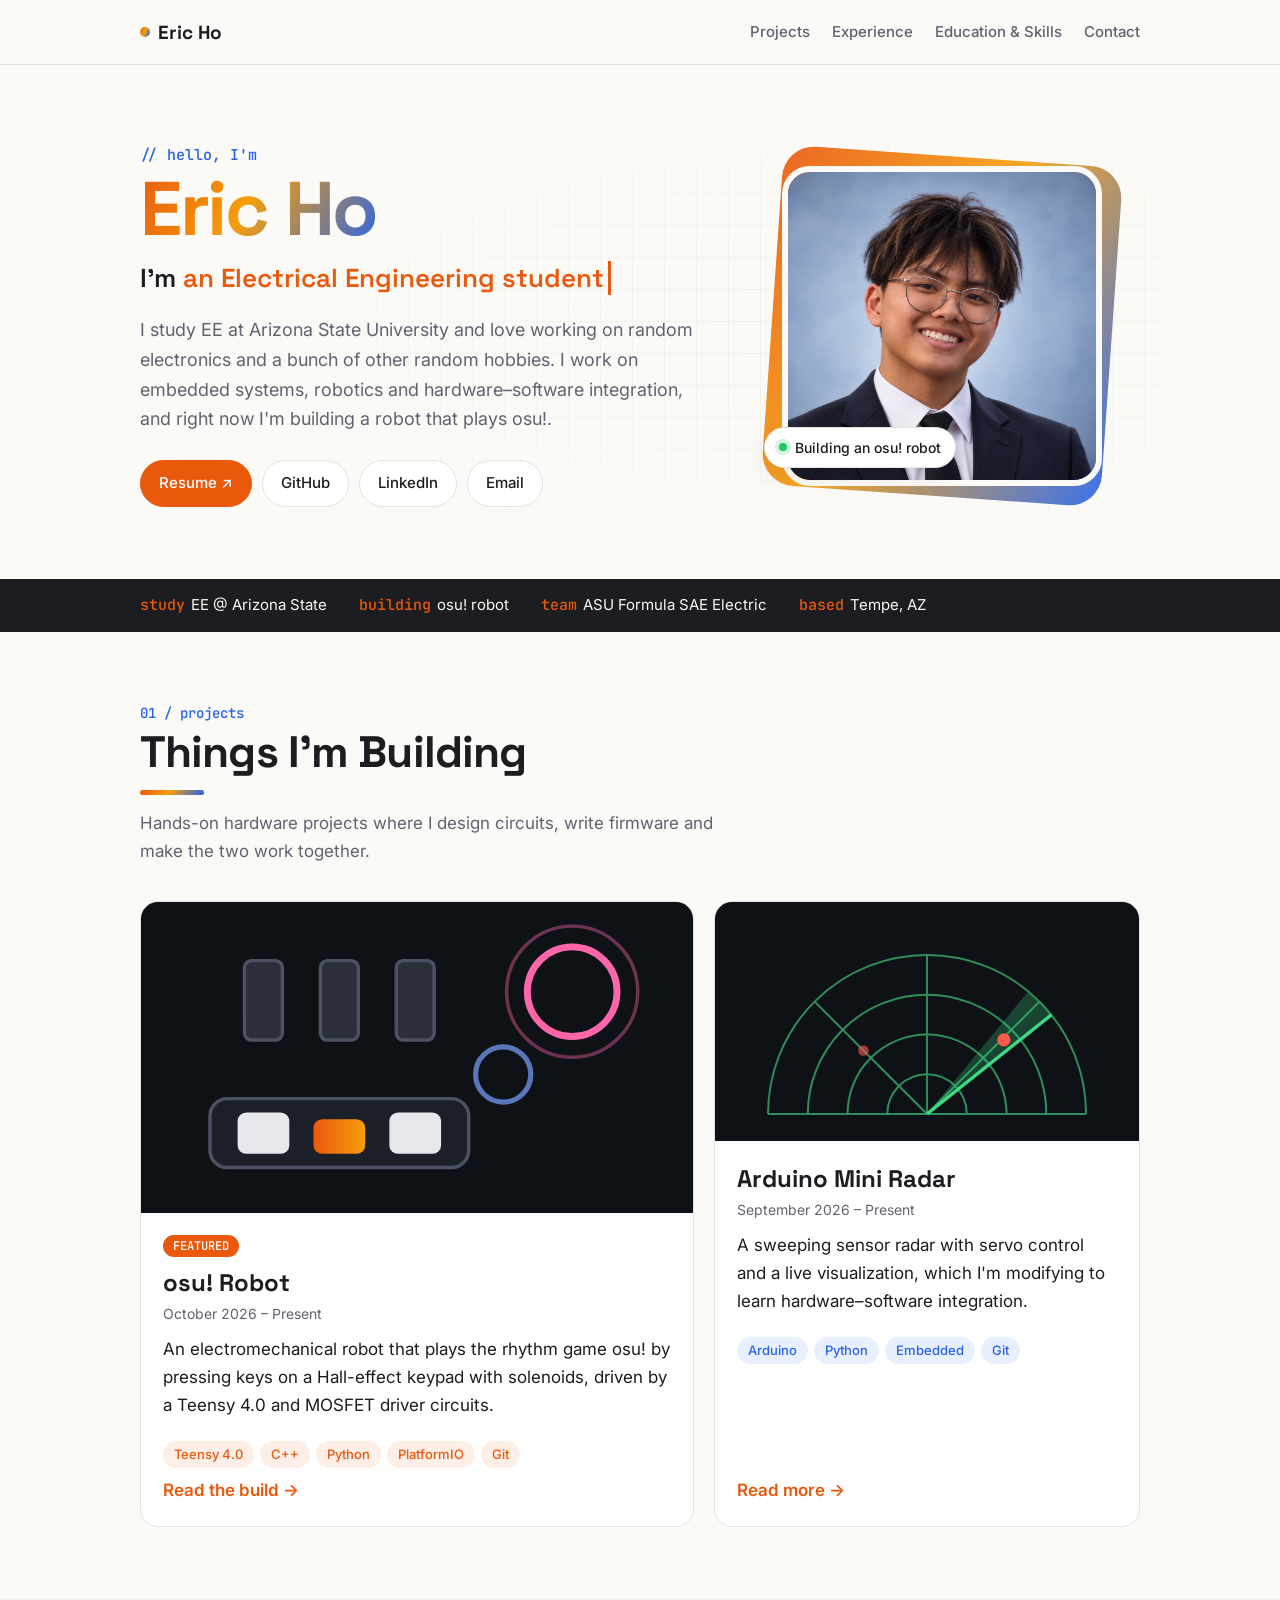
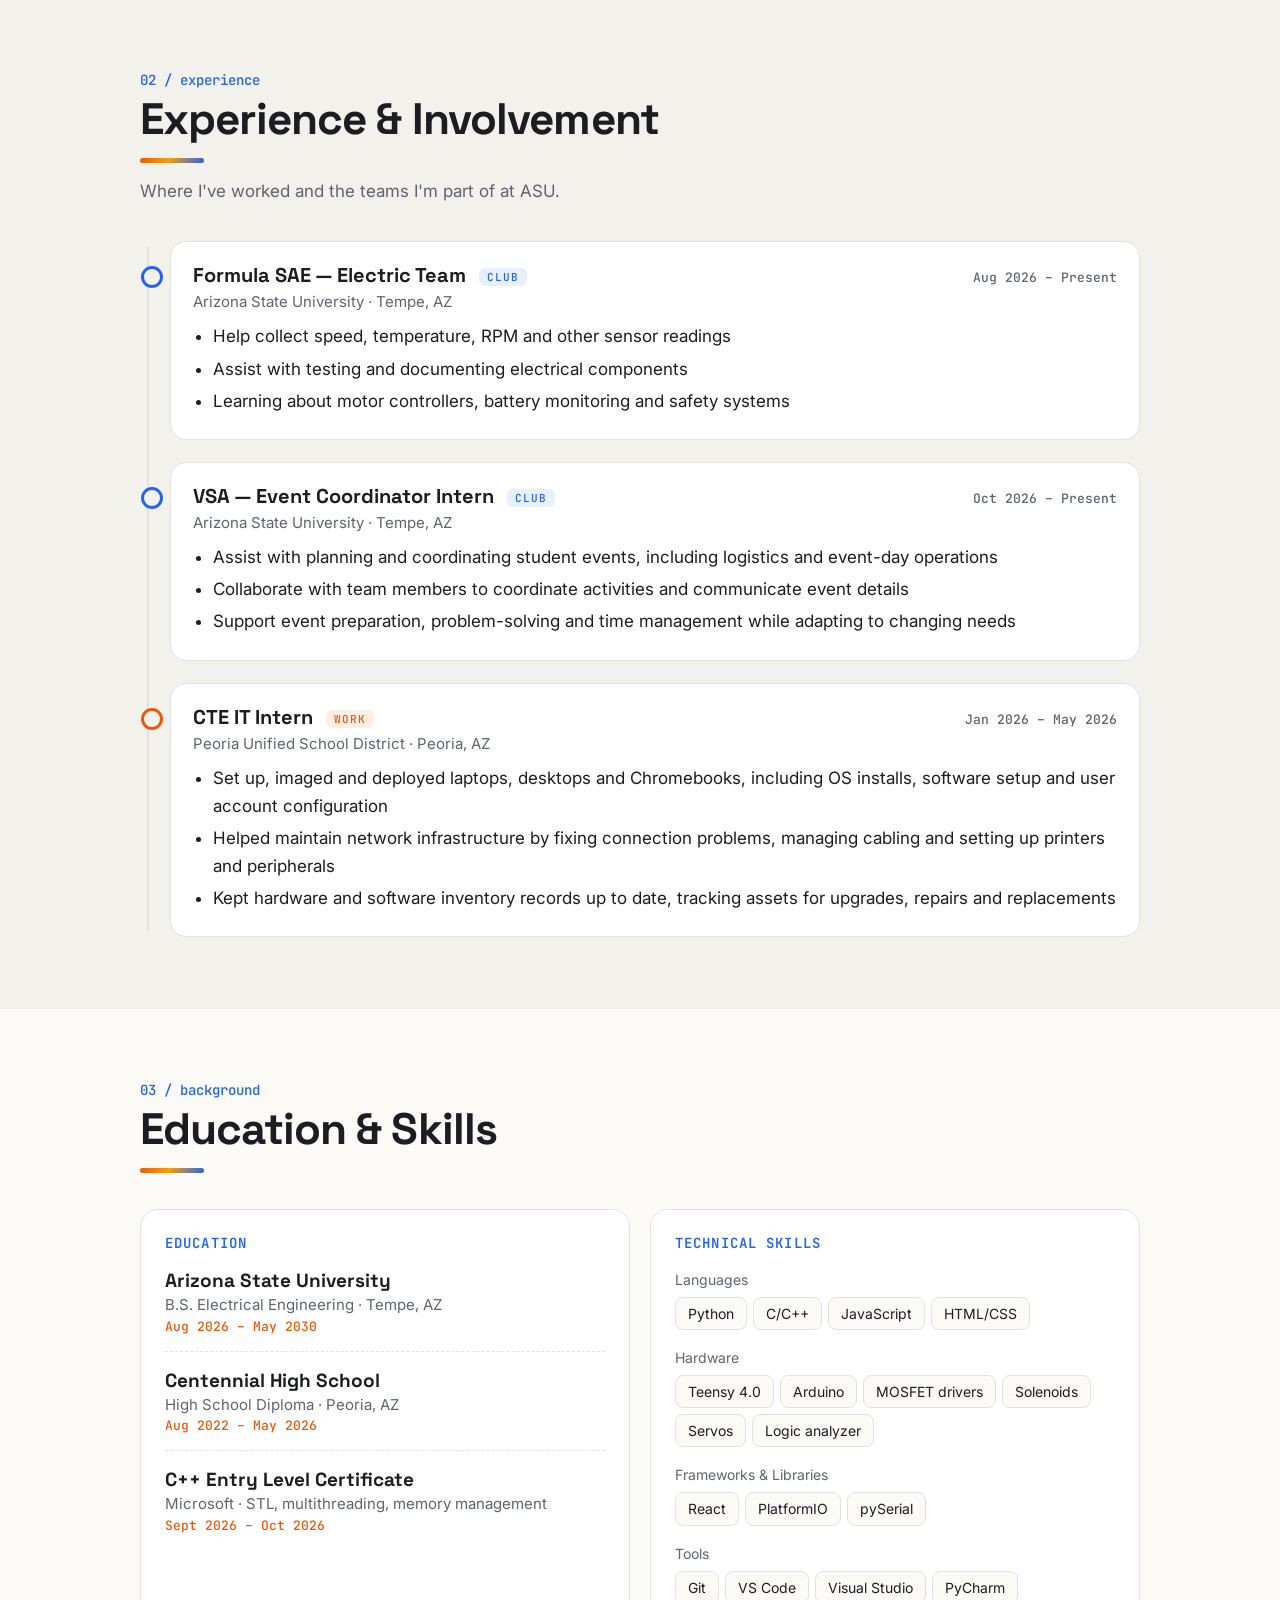
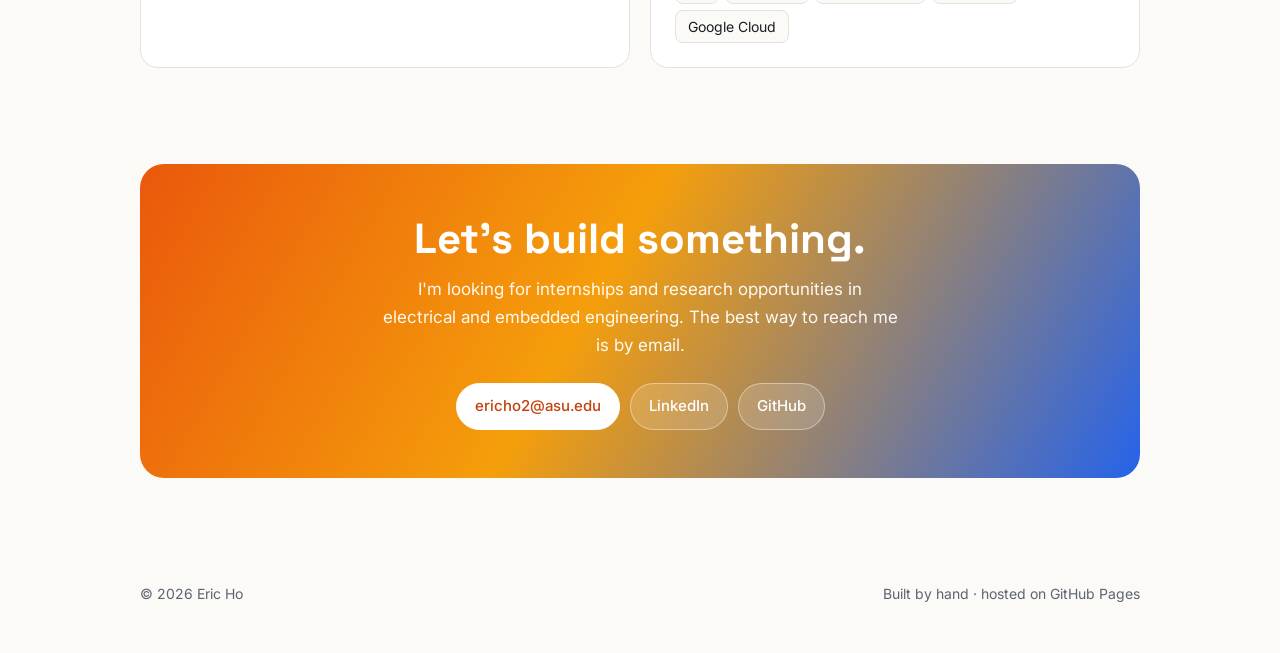
<file: index.html>
<!doctype html>
<html lang="en">
<head>
  <meta charset="utf-8">
  <meta name="viewport" content="width=device-width, initial-scale=1">
  <title>Eric Ho | Electrical Engineering</title>
  <meta name="description" content="Eric Ho, Electrical Engineering student at Arizona State University. Embedded systems, robotics and hardware projects.">
  <link rel="icon" href="data:image/svg+xml,<svg xmlns='http://www.w3.org/2000/svg' viewBox='0 0 100 100'><text y='.9em' font-size='90'>⚡</text></svg>">
  <link rel="stylesheet" href="style.css">
</head>
<body>

<header class="nav">
  <div class="wrap">
    <a class="brand" href="#top"><span class="dot"></span>Eric Ho</a>
    <nav>
      <a href="#projects">Projects</a>
      <a href="#experience">Experience</a>
      <a href="#education">Education &amp; Skills</a>
      <a href="#contact">Contact</a>
    </nav>
  </div>
</header>

<main id="top">

  <!-- ================= HERO ================= -->
  <div class="wrap">
    <div class="hero">
      <div>
        <p class="hello">// hello, I'm</p>
        <h1><span class="grad">Eric Ho</span></h1>
        <p class="role">I'm <span class="typed" id="typed">an Electrical Engineering student</span></p>
        <p class="lead">I study EE at Arizona State University and love working on random electronics and a bunch of other random hobbies. I work on embedded systems, robotics and hardware–software integration, and right now I'm building a robot that plays osu!.</p>
        <div class="links">
          <a class="btn primary" href="Eric_Ho_Resume.pdf" target="_blank" rel="noopener">Resume ↗</a>
          <a class="btn" href="https://github.com/ericho235" target="_blank" rel="noopener">GitHub</a>
          <a class="btn" href="https://linkedin.com/in/eric-ho-8888b2319" target="_blank" rel="noopener">LinkedIn</a>
          <a class="btn" href="mailto:ericho2@asu.edu">Email</a>
        </div>
      </div>

      <!-- Your photo: save a square-ish photo as assets/profile.png
           Until then, your initials show instead. -->
      <div class="photo-wrap">
        <img class="photo" src="assets/profile.png" alt="Eric Ho"
             onerror="this.outerHTML='<div class=&quot;photo-fallback&quot;>EH</div>'">
        <div class="status"><span class="live"></span>Building an osu! robot</div>
      </div>
    </div>
  </div>

  <!-- ================= QUICK FACTS STRIP ================= -->
  <div class="strip">
    <div class="wrap">
      <span><b>study</b>EE @ Arizona State</span>
      <span><b>building</b>osu! robot</span>
      <span><b>team</b>ASU Formula SAE Electric</span>
      <span><b>based</b>Tempe, AZ</span>
    </div>
  </div>

  <!-- ================= PROJECTS ================= -->
  <section id="projects">
    <div class="wrap">
      <div class="sec-head">
        <p class="kicker">01 / projects</p>
        <h2>Things I'm Building</h2>
        <p>Hands-on hardware projects where I design circuits, write firmware and make the two work together.</p>
      </div>

      <div class="projects">
        <a class="pcard" href="projects/osu-robot.html">
          <div class="thumb">
            <!-- Swap this SVG for a real photo: <img src="assets/osu-thumb.jpg" alt="osu! robot"> -->
            <svg viewBox="0 0 320 180" aria-hidden="true">
              <defs><linearGradient id="g1" x1="0" x2="1"><stop offset="0" stop-color="#ea580c"/><stop offset="1" stop-color="#f59e0b"/></linearGradient></defs>
              <circle cx="250" cy="52" r="26" fill="none" stroke="#ff66aa" stroke-width="4"/>
              <circle cx="250" cy="52" r="38" fill="none" stroke="#ff66aa" stroke-width="2" opacity=".4"/>
              <circle cx="210" cy="100" r="16" fill="none" stroke="#7aa2ff" stroke-width="3" opacity=".7"/>
              <g fill="#2a2f3a" stroke="#4b5263" stroke-width="2">
                <rect x="60" y="34" width="22" height="46" rx="4"/><rect x="104" y="34" width="22" height="46" rx="4"/><rect x="148" y="34" width="22" height="46" rx="4"/>
              </g>
              <g stroke="url(#g1)" stroke-width="5" stroke-linecap="round"><line x1="71" y1="80" x2="71" y2="104"/><line x1="115" y1="80" x2="115" y2="112"/><line x1="159" y1="80" x2="159" y2="104"/></g>
              <rect x="40" y="114" width="150" height="40" rx="10" fill="#1b1f27" stroke="#4b5263" stroke-width="2"/>
              <g fill="#e5e7eb"><rect x="56" y="122" width="30" height="24" rx="5"/><rect x="100" y="126" width="30" height="20" rx="5" fill="url(#g1)"/><rect x="144" y="122" width="30" height="24" rx="5"/></g>
            </svg>
          </div>
          <div class="body">
            <span class="badge">FEATURED</span>
            <h3>osu! Robot</h3>
            <div class="meta">October 2026 – Present</div>
            <p>An electromechanical robot that plays the rhythm game osu! by pressing keys on a Hall-effect keypad with solenoids, driven by a Teensy 4.0 and MOSFET driver circuits.</p>
            <div class="tags"><span class="tag">Teensy 4.0</span><span class="tag">C++</span><span class="tag">Python</span><span class="tag">PlatformIO</span><span class="tag">Git</span></div>
            <span class="more">Read the build →</span>
          </div>
        </a>

        <a class="pcard" href="projects/radar.html">
          <div class="thumb">
            <svg viewBox="0 0 320 180" aria-hidden="true">
              <g fill="none" stroke="#2f8f5b" stroke-width="1.5">
                <path d="M40 160 A120 120 0 0 1 280 160"/><path d="M70 160 A90 90 0 0 1 250 160"/><path d="M100 160 A60 60 0 0 1 220 160"/><path d="M130 160 A30 30 0 0 1 190 160"/>
                <line x1="40" y1="160" x2="280" y2="160"/><line x1="160" y1="160" x2="160" y2="40"/><line x1="160" y1="160" x2="75" y2="75"/><line x1="160" y1="160" x2="245" y2="75"/>
              </g>
              <path d="M160 160 L254 85 A120 120 0 0 0 236 68 Z" fill="#3ddc84" opacity=".25"/>
              <line x1="160" y1="160" x2="254" y2="85" stroke="#3ddc84" stroke-width="2.5"/>
              <circle cx="218" cy="104" r="5" fill="#ff5a4e"/><circle cx="112" cy="112" r="4" fill="#ff5a4e" opacity=".6"/>
            </svg>
          </div>
          <div class="body">
            <h3>Arduino Mini Radar</h3>
            <div class="meta">September 2026 – Present</div>
            <p>A sweeping sensor radar with servo control and a live visualization, which I'm modifying to learn hardware–software integration.</p>
            <div class="tags"><span class="tag blue">Arduino</span><span class="tag blue">Python</span><span class="tag blue">Embedded</span><span class="tag blue">Git</span></div>
            <span class="more">Read more →</span>
          </div>
        </a>
      </div>
    </div>
  </section>

  <!-- ================= EXPERIENCE + CLUBS ================= -->
  <section id="experience" class="alt">
    <div class="wrap">
      <div class="sec-head">
        <p class="kicker">02 / experience</p>
        <h2>Experience &amp; Involvement</h2>
        <p>Where I've worked and the teams I'm part of at ASU.</p>
      </div>

      <div class="timeline">
        <div class="tl-item club">
          <div class="tl-head"><h3>Formula SAE — Electric Team <span class="kind club">Club</span></h3><span class="date">Aug 2026 – Present</span></div>
          <div class="org">Arizona State University · Tempe, AZ</div>
          <ul>
            <li>Help collect speed, temperature, RPM and other sensor readings</li>
            <li>Assist with testing and documenting electrical components</li>
            <li>Learning about motor controllers, battery monitoring and safety systems</li>
          </ul>
        </div>

        <div class="tl-item club">
          <div class="tl-head"><h3>VSA — Event Coordinator Intern <span class="kind club">Club</span></h3><span class="date">Oct 2026 – Present</span></div>
          <div class="org">Arizona State University · Tempe, AZ</div>
          <ul>
            <li>Assist with planning and coordinating student events, including logistics and event-day operations</li>
            <li>Collaborate with team members to coordinate activities and communicate event details</li>
            <li>Support event preparation, problem-solving and time management while adapting to changing needs</li>
          </ul>
        </div>

        <div class="tl-item">
          <div class="tl-head"><h3>CTE IT Intern <span class="kind work">Work</span></h3><span class="date">Jan 2026 – May 2026</span></div>
          <div class="org">Peoria Unified School District · Peoria, AZ</div>
          <ul>
            <li>Set up, imaged and deployed laptops, desktops and Chromebooks, including OS installs, software setup and user account configuration</li>
            <li>Helped maintain network infrastructure by fixing connection problems, managing cabling and setting up printers and peripherals</li>
            <li>Kept hardware and software inventory records up to date, tracking assets for upgrades, repairs and replacements</li>
          </ul>
        </div>
      </div>
    </div>
  </section>

  <!-- ================= EDUCATION + SKILLS ================= -->
  <section id="education">
    <div class="wrap">
      <div class="sec-head">
        <p class="kicker">03 / background</p>
        <h2>Education &amp; Skills</h2>
      </div>

      <div class="edu-skills">
        <div class="panel">
          <h3 class="panel-title">Education</h3>
          <div class="edu">
            <h4>Arizona State University</h4>
            <div class="sub">B.S. Electrical Engineering · Tempe, AZ</div>
            <div class="date">Aug 2026 – May 2030</div>
          </div>
          <div class="edu">
            <h4>Centennial High School</h4>
            <div class="sub">High School Diploma · Peoria, AZ</div>
            <div class="date">Aug 2022 – May 2026</div>
          </div>
          <div class="edu">
            <h4>C++ Entry Level Certificate</h4>
            <div class="sub">Microsoft · STL, multithreading, memory management</div>
            <div class="date">Sept 2026 – Oct 2026</div>
          </div>
        </div>

        <div class="panel">
          <h3 class="panel-title">Technical Skills</h3>
          <div class="skill-group"><div class="label">Languages</div><div class="chips"><span class="chip">Python</span><span class="chip">C/C++</span><span class="chip">JavaScript</span><span class="chip">HTML/CSS</span></div></div>
          <div class="skill-group"><div class="label">Hardware</div><div class="chips"><span class="chip">Teensy 4.0</span><span class="chip">Arduino</span><span class="chip">MOSFET drivers</span><span class="chip">Solenoids</span><span class="chip">Servos</span><span class="chip">Logic analyzer</span></div></div>
          <div class="skill-group"><div class="label">Frameworks &amp; Libraries</div><div class="chips"><span class="chip">React</span><span class="chip">PlatformIO</span><span class="chip">pySerial</span></div></div>
          <div class="skill-group"><div class="label">Tools</div><div class="chips"><span class="chip">Git</span><span class="chip">VS Code</span><span class="chip">Visual Studio</span><span class="chip">PyCharm</span><span class="chip">Google Cloud</span></div></div>
        </div>
      </div>
    </div>
  </section>

  <!-- ================= CONTACT ================= -->
  <section id="contact" style="padding-top:24px">
    <div class="wrap">
      <div class="contact-card">
        <h2>Let's build something.</h2>
        <p>I'm looking for internships and research opportunities in electrical and embedded engineering. The best way to reach me is by email.</p>
        <div class="links">
          <a class="btn primary" href="mailto:ericho2@asu.edu">ericho2@asu.edu</a>
          <a class="btn" href="https://linkedin.com/in/eric-ho-8888b2319" target="_blank" rel="noopener">LinkedIn</a>
          <a class="btn" href="https://github.com/ericho235" target="_blank" rel="noopener">GitHub</a>
        </div>
      </div>
    </div>
  </section>
</main>

<footer>
  <div class="wrap"><span>© <span id="yr">2026</span> Eric Ho</span><span>Built by hand · hosted on GitHub Pages</span></div>
</footer>

<script>
  document.getElementById('yr').textContent = new Date().getFullYear();

  // Rotating "I'm a ..." line — edit the phrases here
  const roles = ["an Electrical Engineering student", "an embedded systems tinkerer", "a robot builder", "on the Formula SAE electric team"];
  const el = document.getElementById('typed');
  if (!window.matchMedia('(prefers-reduced-motion: reduce)').matches) {
    let i = 0, j = roles[0].length, deleting = true;
    setTimeout(function tick() {
      const word = roles[i];
      j += deleting ? -1 : 1;
      el.textContent = word.slice(0, j);
      let delay = deleting ? 35 : 70;
      if (deleting && j === 0) { deleting = false; i = (i + 1) % roles.length; delay = 300; }
      else if (!deleting && j === roles[i].length) { deleting = true; delay = 2000; }
      setTimeout(tick, delay);
    }, 2200);
  }
</script>
</body>
</html>
</file>
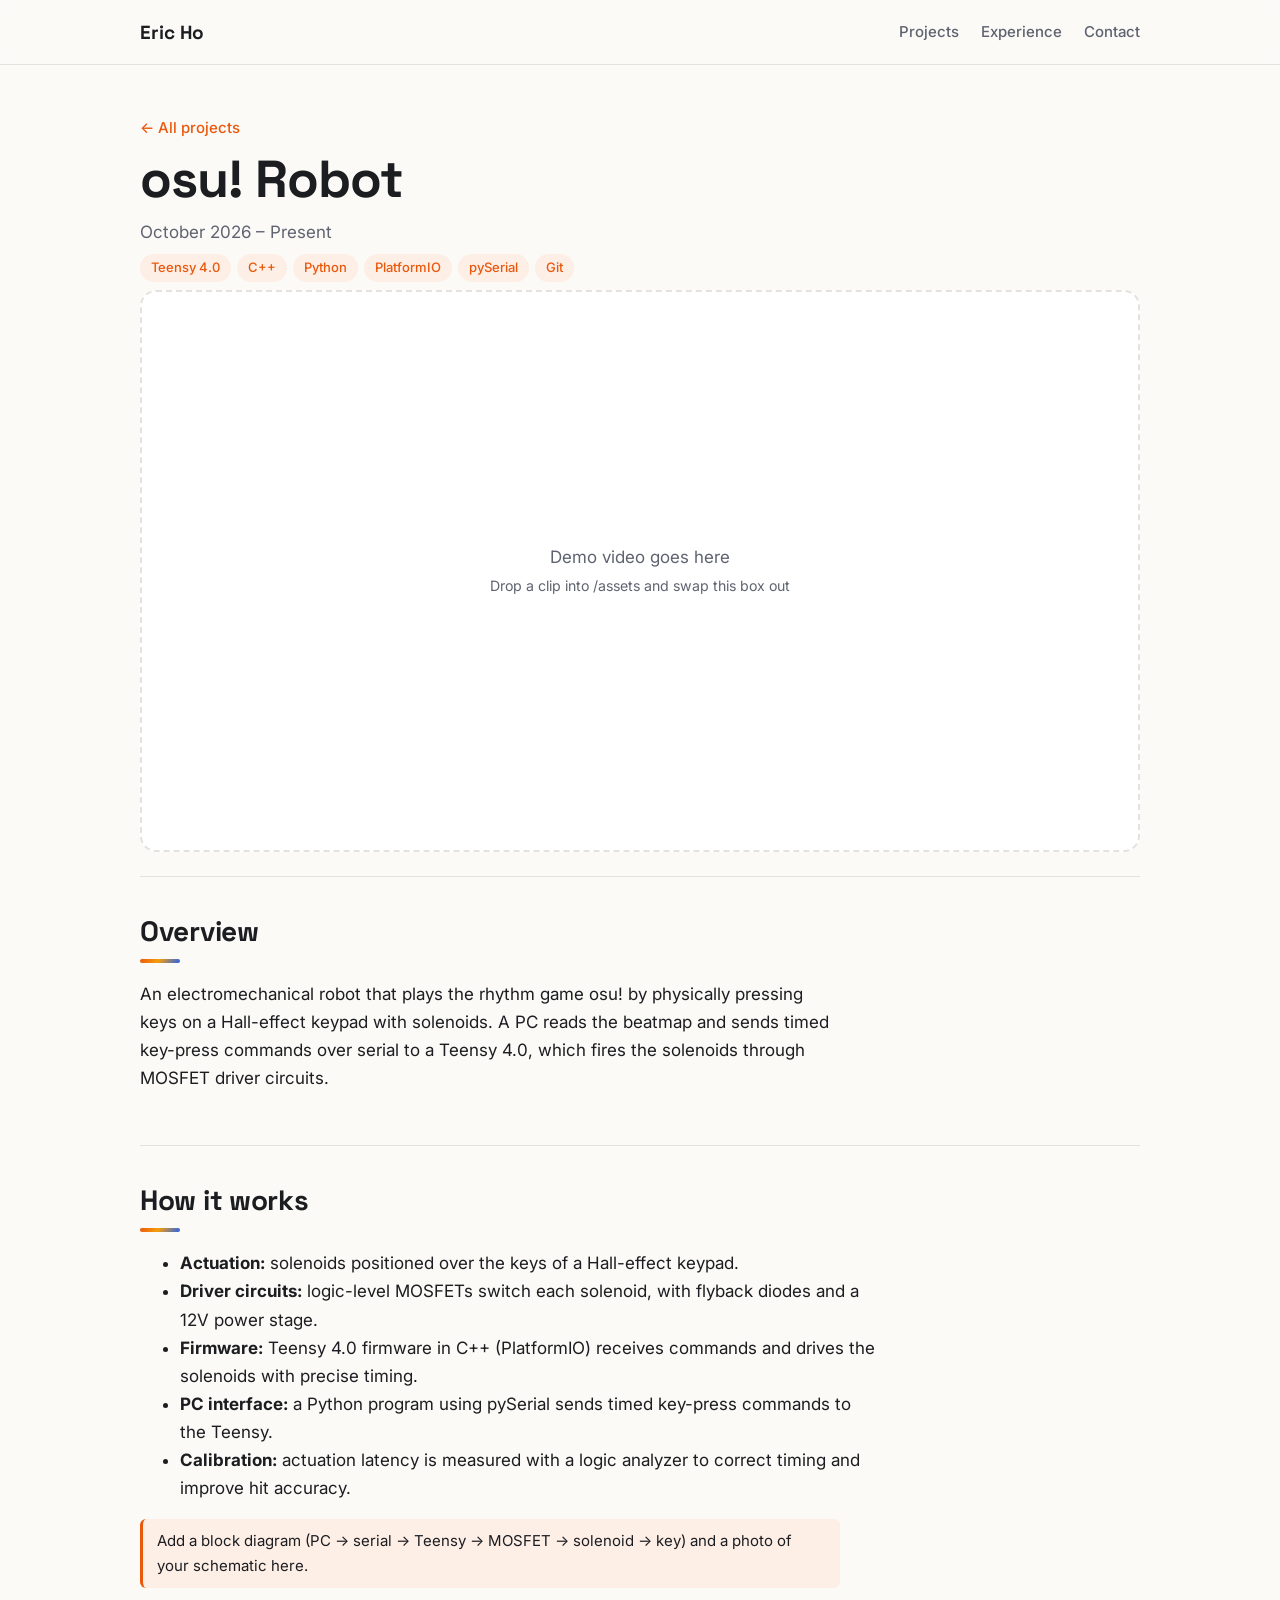
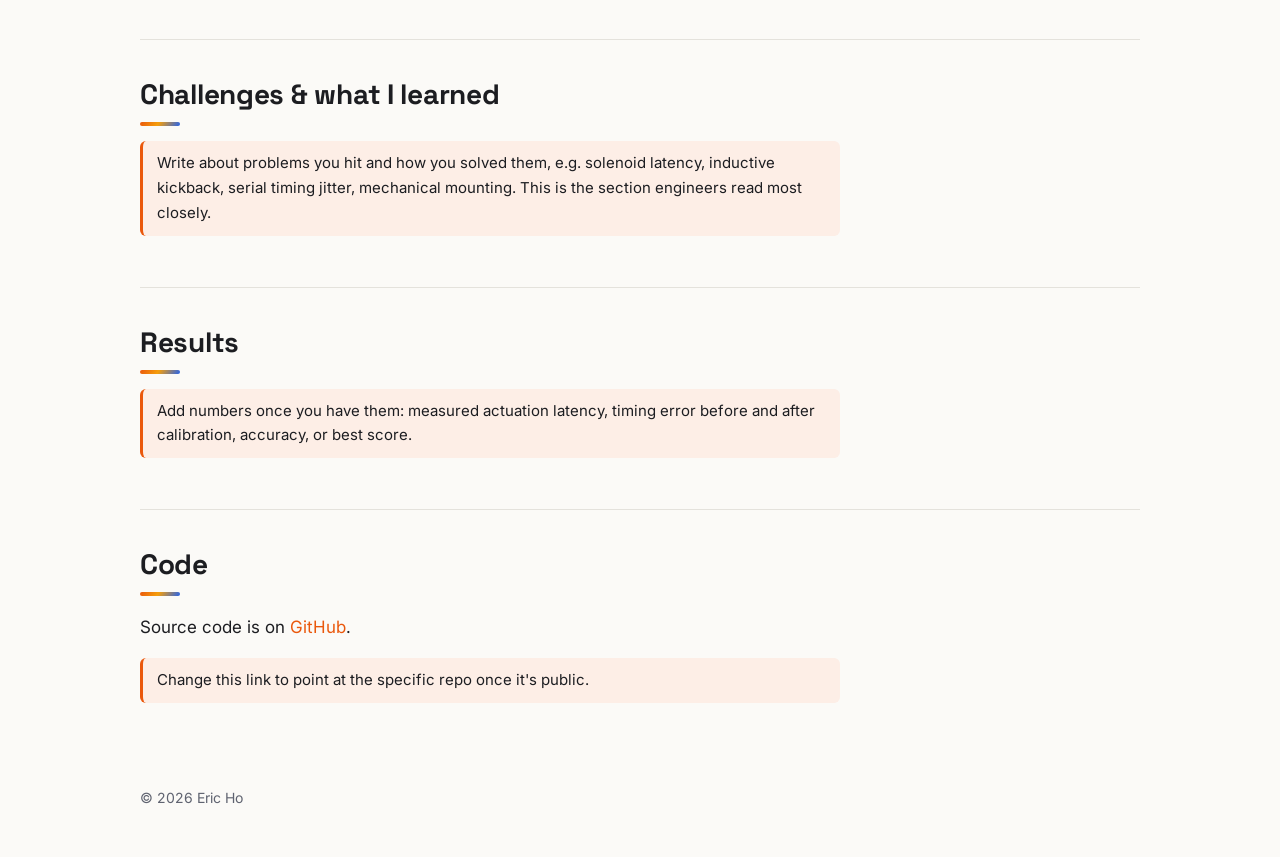
<file: osu-robot.html>
<!doctype html>
<html lang="en">
<head>
  <meta charset="utf-8">
  <meta name="viewport" content="width=device-width, initial-scale=1">
  <title>osu! Robot | Eric Ho</title>
  <meta name="description" content="An electromechanical robot that plays osu! using solenoids, a Teensy 4.0 and a Hall-effect keypad.">
  <link rel="icon" href="data:image/svg+xml,<svg xmlns='http://www.w3.org/2000/svg' viewBox='0 0 100 100'><text y='.9em' font-size='90'>⚡</text></svg>">
  <link rel="stylesheet" href="../style.css">
</head>
<body>

<header class="nav">
  <div class="wrap">
    <a class="brand" href="../index.html">Eric Ho</a>
    <nav>
      <a href="../index.html#projects">Projects</a>
      <a href="../index.html#experience">Experience</a>
      <a href="../index.html#contact">Contact</a>
    </nav>
  </div>
</header>

<main class="wrap">
  <div class="project-hero">
    <a class="back" href="../index.html#projects">← All projects</a>
    <h1>osu! Robot</h1>
    <div class="meta" style="color:var(--muted)">October 2026 – Present</div>
    <div class="tags"><span class="tag">Teensy 4.0</span><span class="tag">C++</span><span class="tag">Python</span><span class="tag">PlatformIO</span><span class="tag">pySerial</span><span class="tag">Git</span></div>

    <!-- Replace this placeholder with your demo video, e.g.:
         <video src="../assets/osu-demo.mp4" controls muted playsinline></video>
         or a YouTube embed. -->
    <div class="media-placeholder"><div>Demo video goes here<br><small>Drop a clip into /assets and swap this box out</small></div></div>
  </div>

  <section class="prose">
    <h2>Overview</h2>
    <p>An electromechanical robot that plays the rhythm game osu! by physically pressing keys on a Hall-effect keypad with solenoids. A PC reads the beatmap and sends timed key-press commands over serial to a Teensy 4.0, which fires the solenoids through MOSFET driver circuits.</p>
  </section>

  <section class="prose">
    <h2>How it works</h2>
    <ul>
      <li><strong>Actuation:</strong> solenoids positioned over the keys of a Hall-effect keypad.</li>
      <li><strong>Driver circuits:</strong> logic-level MOSFETs switch each solenoid, with flyback diodes and a 12V power stage.</li>
      <li><strong>Firmware:</strong> Teensy 4.0 firmware in C++ (PlatformIO) receives commands and drives the solenoids with precise timing.</li>
      <li><strong>PC interface:</strong> a Python program using pySerial sends timed key-press commands to the Teensy.</li>
      <li><strong>Calibration:</strong> actuation latency is measured with a logic analyzer to correct timing and improve hit accuracy.</li>
    </ul>
    <p class="todo">Add a block diagram (PC → serial → Teensy → MOSFET → solenoid → key) and a photo of your schematic here.</p>
  </section>

  <section class="prose">
    <h2>Challenges &amp; what I learned</h2>
    <p class="todo">Write about problems you hit and how you solved them, e.g. solenoid latency, inductive kickback, serial timing jitter, mechanical mounting. This is the section engineers read most closely.</p>
  </section>

  <section class="prose">
    <h2>Results</h2>
    <p class="todo">Add numbers once you have them: measured actuation latency, timing error before and after calibration, accuracy, or best score.</p>
  </section>

  <section class="prose">
    <h2>Code</h2>
    <p>Source code is on <a href="https://github.com/ericho235" target="_blank" rel="noopener">GitHub</a>.</p>
    <p class="todo">Change this link to point at the specific repo once it's public.</p>
  </section>
</main>

<footer><div class="wrap">© 2026 Eric Ho</div></footer>
</body>
</html>
</file>
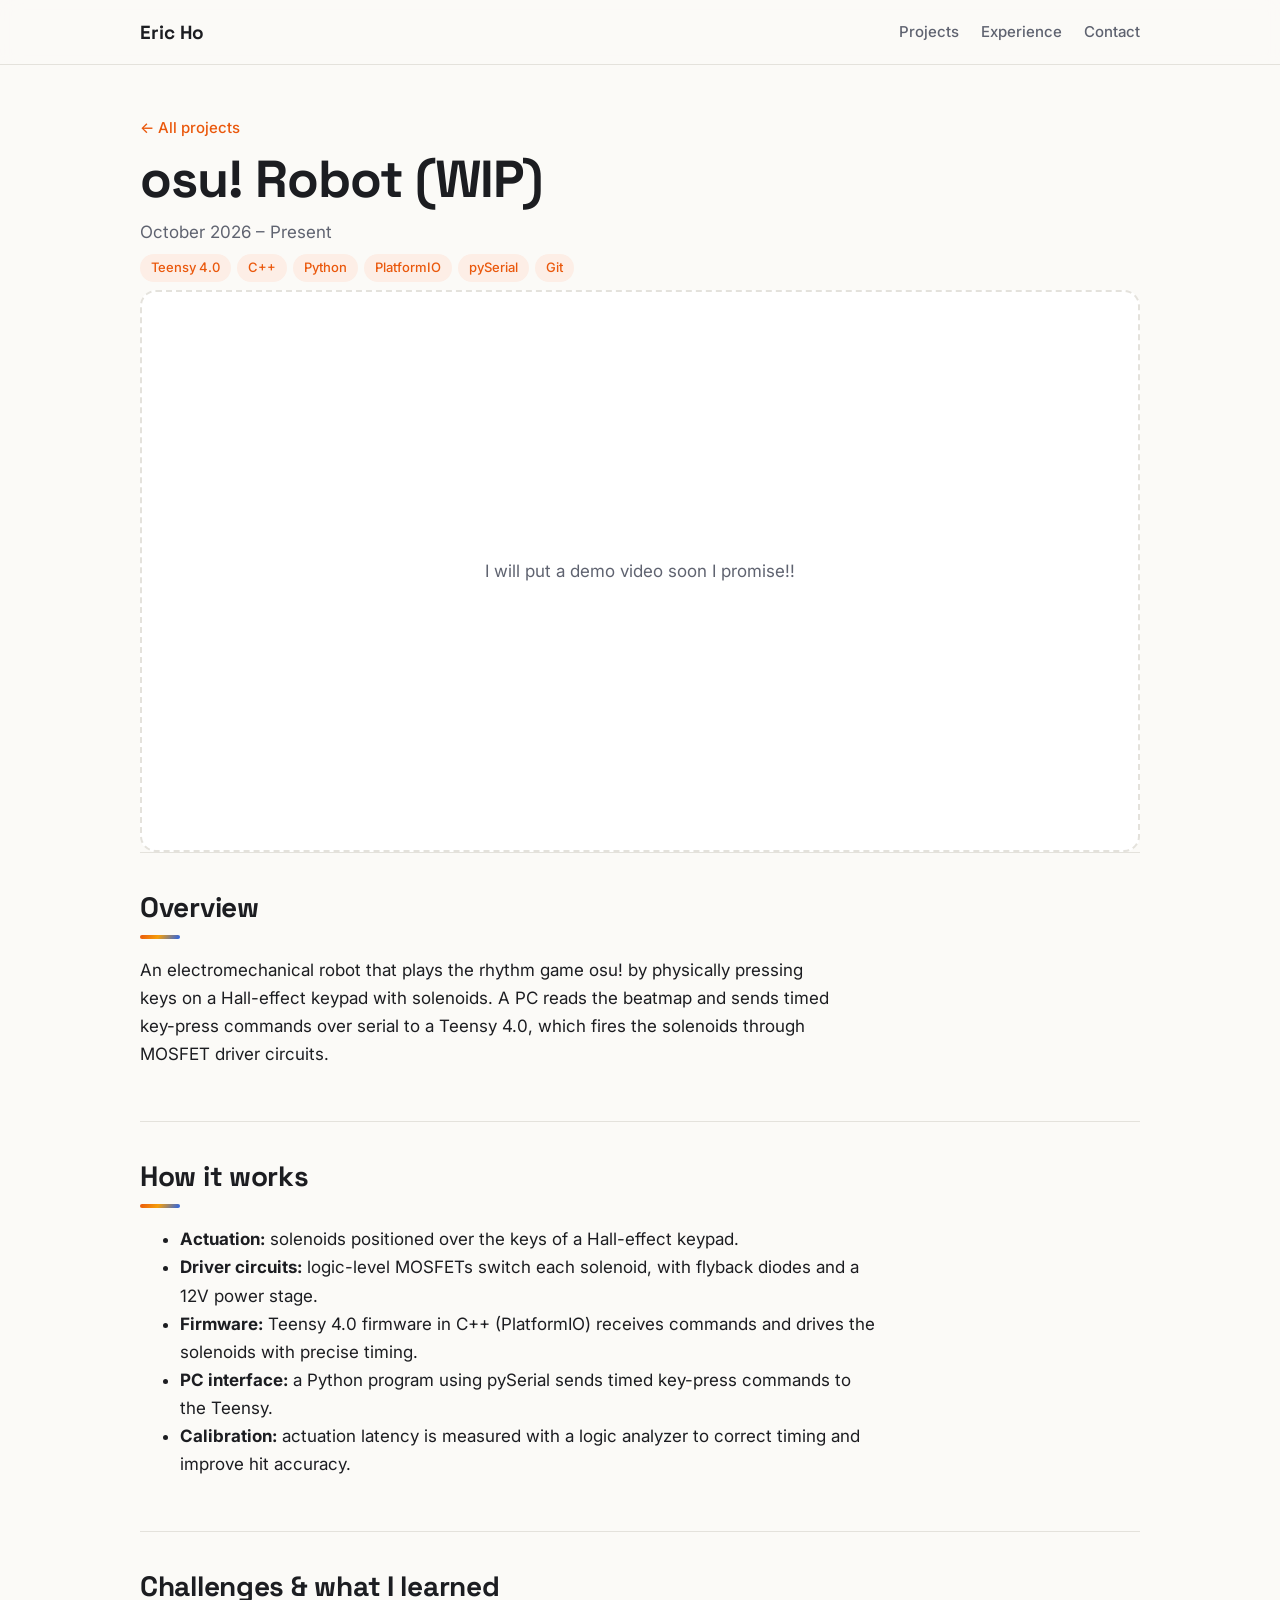
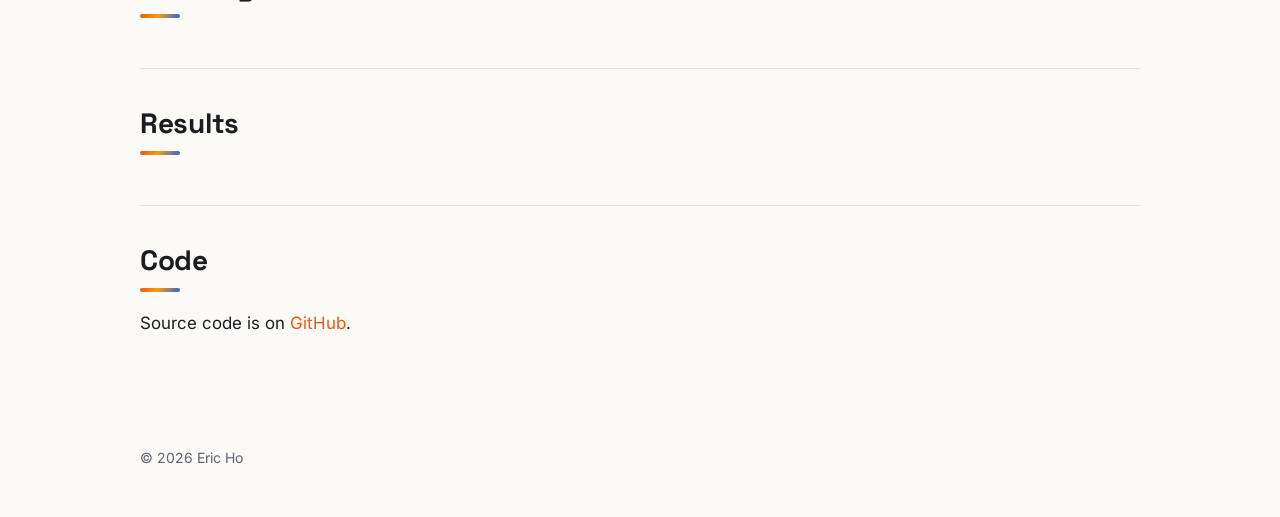
<file: projects/osu-robot.html>
<!doctype html>
<html lang="en">
<head>
  <meta charset="utf-8">
  <meta name="viewport" content="width=device-width, initial-scale=1">
  <title>osu! Robot (WIP) | Eric Ho</title>
  <meta name="description" content="An electromechanical robot that plays osu! using solenoids, a Teensy 4.0 and a Hall-effect keypad.">
  <link rel="icon" href="data:image/svg+xml,<svg xmlns='http://www.w3.org/2000/svg' viewBox='0 0 100 100'><text y='.9em' font-size='90'>⚡</text></svg>">
  <link rel="stylesheet" href="../style.css">
</head>
<body>

<header class="nav">
  <div class="wrap">
    <a class="brand" href="../index.html">Eric Ho</a>
    <nav>
      <a href="../index.html#projects">Projects</a>
      <a href="../index.html#experience">Experience</a>
      <a href="../index.html#contact">Contact</a>
    </nav>
  </div>
</header>

<main class="wrap">
  <div class="project-hero">
    <a class="back" href="../index.html#projects">← All projects</a>
    <h1>osu! Robot (WIP)</h1>
    <div class="meta" style="color:var(--muted)">October 2026 – Present</div>
    <div class="tags"><span class="tag">Teensy 4.0</span><span class="tag">C++</span><span class="tag">Python</span><span class="tag">PlatformIO</span><span class="tag">pySerial</span><span class="tag">Git</span></div>

    <!-- Replace this placeholder with your demo video, e.g.:
         <video src="../assets/osu-demo.mp4" controls muted playsinline></video>
         or a YouTube embed. -->
    <div class="media-placeholder"><div>I will put a demo video soon I promise!!</div></div>
    </section>

  <section class="prose">
    <h2>Overview</h2>
    <p>An electromechanical robot that plays the rhythm game osu! by physically pressing keys on a Hall-effect keypad with solenoids. A PC reads the beatmap and sends timed key-press commands over serial to a Teensy 4.0, which fires the solenoids through MOSFET driver circuits.</p>
  </section>

  <section class="prose">
    <h2>How it works</h2>
    <ul>
      <li><strong>Actuation:</strong> solenoids positioned over the keys of a Hall-effect keypad.</li>
      <li><strong>Driver circuits:</strong> logic-level MOSFETs switch each solenoid, with flyback diodes and a 12V power stage.</li>
      <li><strong>Firmware:</strong> Teensy 4.0 firmware in C++ (PlatformIO) receives commands and drives the solenoids with precise timing.</li>
      <li><strong>PC interface:</strong> a Python program using pySerial sends timed key-press commands to the Teensy.</li>
      <li><strong>Calibration:</strong> actuation latency is measured with a logic analyzer to correct timing and improve hit accuracy.</li>
    </ul>
  </section>

  <section class="prose">
    <h2>Challenges &amp; what I learned</h2>
  </section>

  <section class="prose">
    <h2>Results</h2>
  </section>

  <section class="prose">
    <h2>Code</h2>
    <p>Source code is on <a href="https://github.com/ericho235" target="_blank" rel="noopener">GitHub</a>.</p>
  </section>
</main>

<footer><div class="wrap">© 2026 Eric Ho</div></footer>
</body>
</html>
</file>
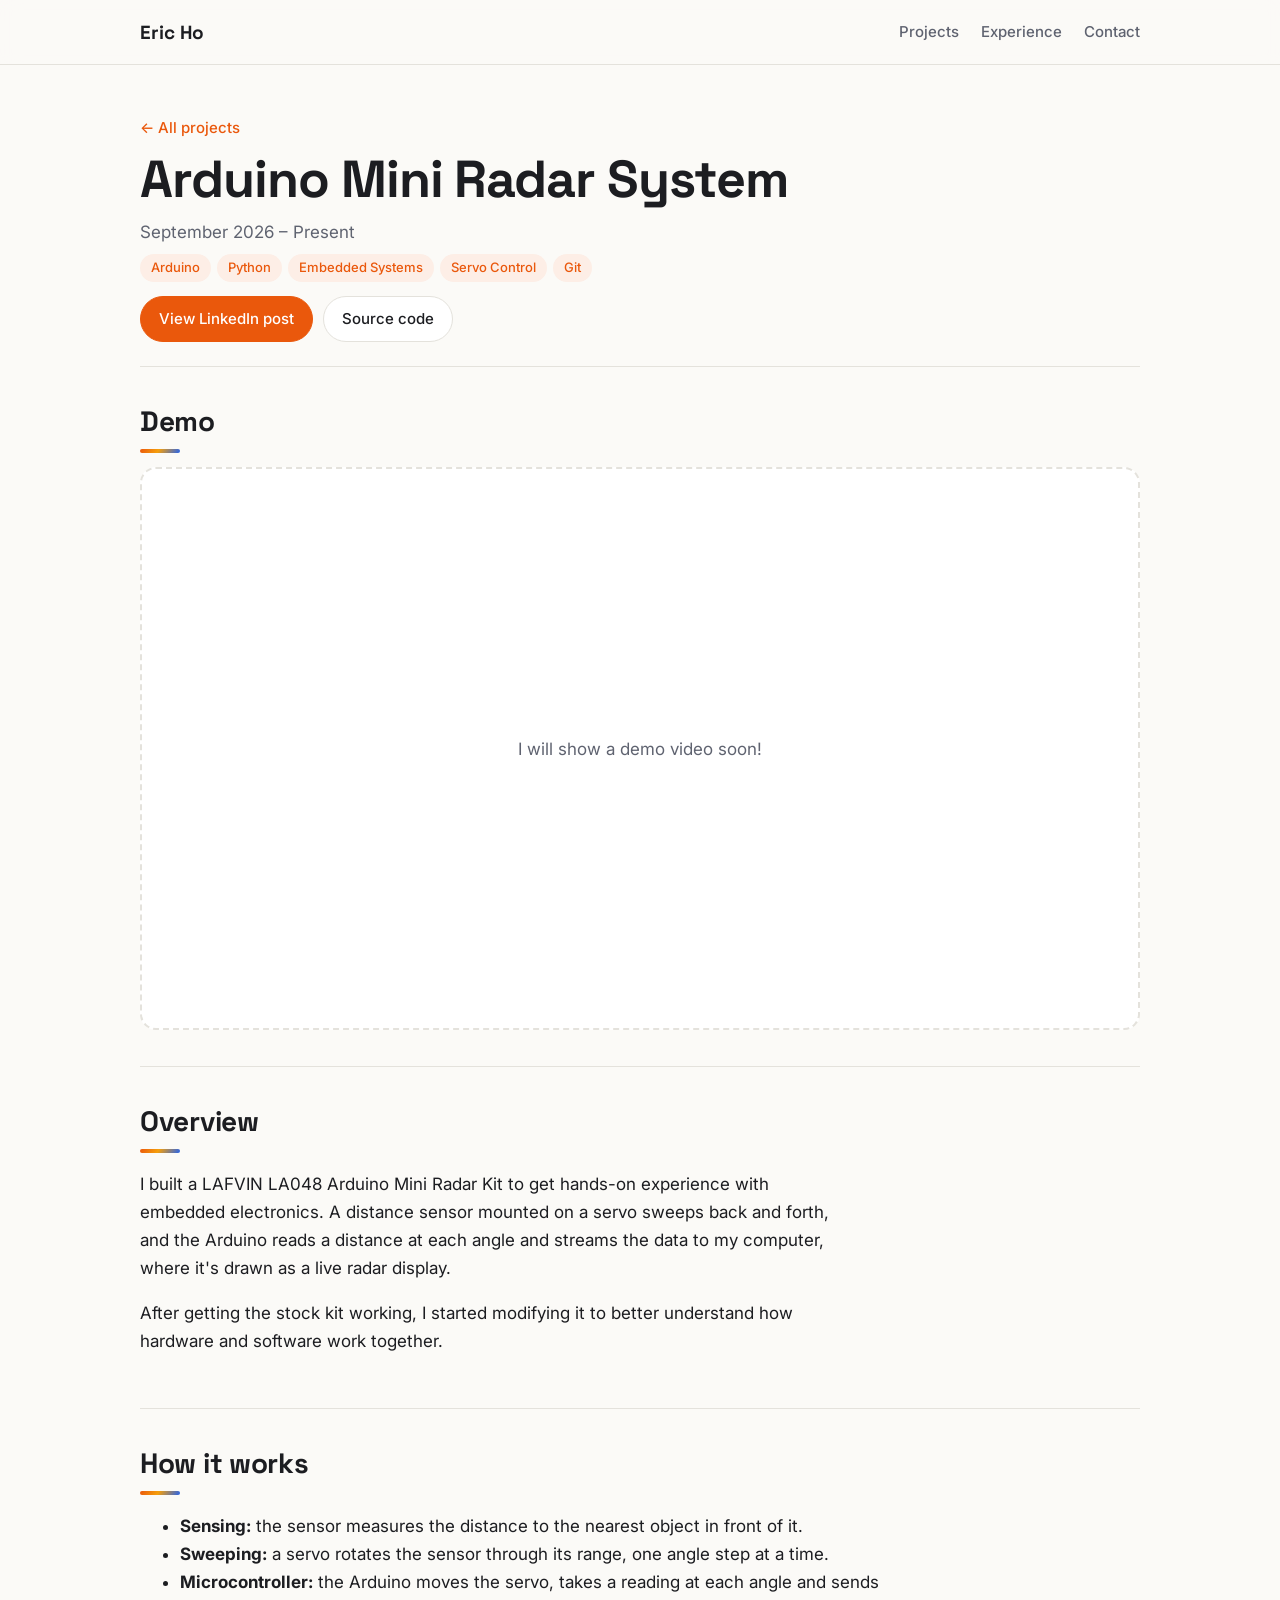
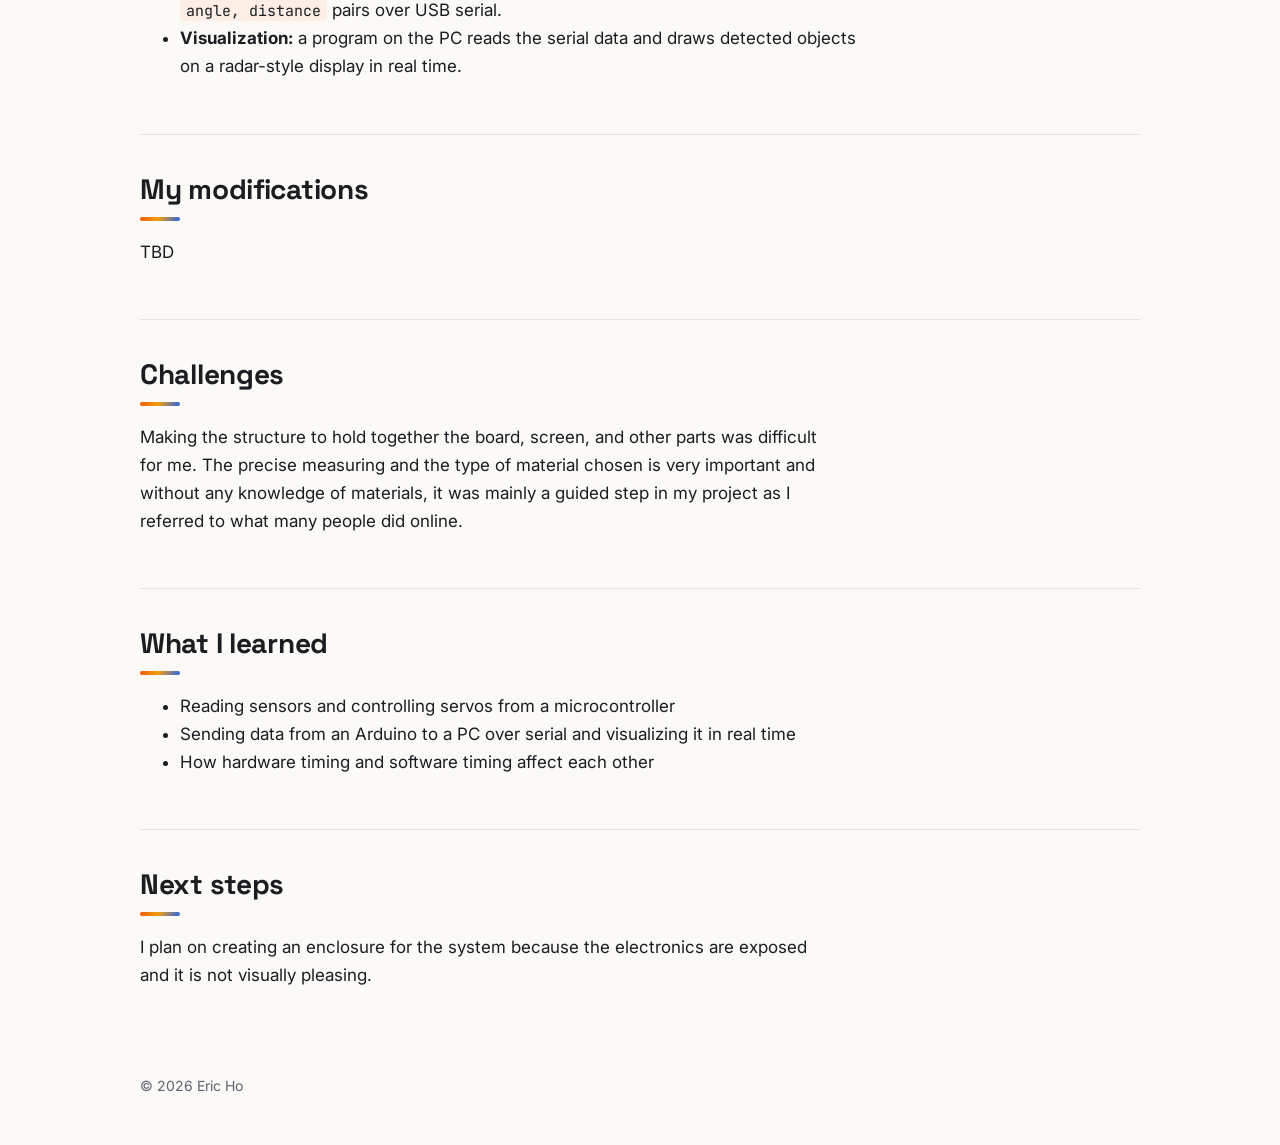
<file: projects/radar.html>
<!doctype html>
<html lang="en">
<head>
  <meta charset="utf-8">
  <meta name="viewport" content="width=device-width, initial-scale=1">
  <title>Arduino Mini Radar | Eric Ho</title>
  <meta name="description" content="Building and modifying an Arduino mini radar system with sensor sweeping, servo control and real-time visualization.">
  <link rel="icon" href="data:image/svg+xml,<svg xmlns='http://www.w3.org/2000/svg' viewBox='0 0 100 100'><text y='.9em' font-size='90'>⚡</text></svg>">
  <link rel="stylesheet" href="../style.css">
</head>
<body>

<header class="nav">
  <div class="wrap">
    <a class="brand" href="../index.html">Eric Ho</a>
    <nav>
      <a href="../index.html#projects">Projects</a>
      <a href="../index.html#experience">Experience</a>
      <a href="../index.html#contact">Contact</a>
    </nav>
  </div>
</header>

<main class="wrap">
  <div class="project-hero">
    <a class="back" href="../index.html#projects">← All projects</a>
    <h1>Arduino Mini Radar System</h1>
    <div class="meta" style="color:var(--muted)">September 2026 – Present</div>
    <div class="tags"><span class="tag">Arduino</span><span class="tag">Python</span><span class="tag">Embedded Systems</span><span class="tag">Servo Control</span><span class="tag">Git</span></div>

    <!-- ===== LINKS =====
         Paste your LinkedIn post URL into the first href.
         (On LinkedIn: open your post → "..." → "Copy link to post")
         Paste your GitHub repo URL into the second href. -->
    <div class="links" style="margin-top:14px">
      <a class="btn primary" href="https://www.linkedin.com/feed/update/urn:li:activity:7513321129399230464/" target="_blank" rel="noopener">View LinkedIn post</a>
      <a class="btn" href="https://github.com/ericho235" target="_blank" rel="noopener">Source code</a>
    </div>
  </div>

  <!-- ===== DEMO VIDEO =====
       Pick ONE option and delete the placeholder div below it.

       Option A: YouTube (best for long videos, no file size limit)
         Upload the video to YouTube (Unlisted is fine), click Share → Embed,
         copy the ID from the URL (the part after /embed/), and use:
         <div class="video"><iframe src="https://www.youtube.com/embed/VIDEO_ID" title="Radar demo" allowfullscreen></iframe></div>

       Option B: video file in your repo (keep it under ~50 MB)
         Put radar-demo.mp4 in the assets folder, then use:
         <video src="../assets/radar-demo.mp4" controls muted playsinline></video>
  -->
  <section class="prose">
    <h2>Demo</h2>
    <div class="media-placeholder"><div>I will show a demo video soon!</div>
  </section>

  <section class="prose">
    <h2>Overview</h2>
    <p>I built a LAFVIN LA048 Arduino Mini Radar Kit to get hands-on experience with embedded electronics. A distance sensor mounted on a servo sweeps back and forth, and the Arduino reads a distance at each angle and streams the data to my computer, where it's drawn as a live radar display.</p>
    <p>After getting the stock kit working, I started modifying it to better understand how hardware and software work together.</p>
  </section>

  <section class="prose">
    <h2>How it works</h2>
    <ul>
      <li><strong>Sensing:</strong> the sensor measures the distance to the nearest object in front of it.</li>
      <li><strong>Sweeping:</strong> a servo rotates the sensor through its range, one angle step at a time.</li>
      <li><strong>Microcontroller:</strong> the Arduino moves the servo, takes a reading at each angle and sends <code>angle, distance</code> pairs over USB serial.</li>
      <li><strong>Visualization:</strong> a program on the PC reads the serial data and draws detected objects on a radar-style display in real time.</li>
    </ul>
  </section>

  <section class="prose">
    <h2>My modifications</h2>
    <p>TBD</p>
  </section>

  <section class="prose">
    <h2>Challenges</h2>
    <p>Making the structure to hold together the board, screen, and other parts was difficult for me. The precise measuring and the type of material chosen is very important and without any knowledge of materials, it was mainly a guided step in my project as I referred to what many people did online.</p>
  </section>

  <section class="prose">
    <h2>What I learned</h2>
    <ul>
      <li>Reading sensors and controlling servos from a microcontroller</li>
      <li>Sending data from an Arduino to a PC over serial and visualizing it in real time</li>
      <li>How hardware timing and software timing affect each other</li>
    </ul>
  </section>

  <section class="prose">
    <h2>Next steps</h2>
    <p>I plan on creating an enclosure for the system because the electronics are exposed and it is not visually pleasing.</p>
  </section>
</main>

<footer><div class="wrap">© 2026 Eric Ho</div></footer>
</body>
</html>
</file>
<file: style.css>
@import url('https://fonts.googleapis.com/css2?family=Inter:wght@400;500;600&family=Space+Grotesk:wght@500;600;700&family=JetBrains+Mono:wght@500&display=swap');

:root {
  --bg: #fbfaf7;
  --bg-alt: #f3f1ec;
  --surface: #ffffff;
  --text: #1c1d21;
  --muted: #5f6370;
  --line: #e4e2dc;
  --accent: #ea580c;        /* orange */
  --accent-soft: #fdeee6;
  --accent2: #2563eb;       /* electric blue */
  --accent2-soft: #e8efff;
  --grad: linear-gradient(120deg, #ea580c, #f59e0b 45%, #2563eb);
  --maxw: 1040px;
  --head: "Space Grotesk", "Inter", system-ui, sans-serif;
  --mono: "JetBrains Mono", ui-monospace, monospace;
}
@media (prefers-color-scheme: dark) {
  :root {
    --bg: #111215;
    --bg-alt: #16181c;
    --surface: #1b1d22;
    --text: #ecebe8;
    --muted: #a0a3ab;
    --line: #2c2f36;
    --accent: #fb8a4c;
    --accent-soft: #2b1d15;
    --accent2: #7aa2ff;
    --accent2-soft: #1a2238;
  }
}

* { box-sizing: border-box; }
html { scroll-behavior: smooth; scroll-padding-top: 76px; }
body {
  margin: 0; background: var(--bg); color: var(--text);
  font: 17px/1.65 "Inter", system-ui, -apple-system, "Segoe UI", sans-serif;
}
a { color: var(--accent); text-decoration: none; }
a:hover { text-decoration: underline; }
img, video { max-width: 100%; display: block; border-radius: 12px; }
.wrap { max-width: var(--maxw); margin: 0 auto; padding: 0 20px; }

/* ---------- Nav ---------- */
header.nav {
  position: sticky; top: 0; z-index: 10;
  background: color-mix(in srgb, var(--bg) 85%, transparent);
  backdrop-filter: blur(10px); border-bottom: 1px solid var(--line);
}
header.nav .wrap { display: flex; align-items: center; justify-content: space-between; height: 64px; gap: 16px; }
header.nav .brand { white-space: nowrap; flex-shrink: 0; font: 700 19px var(--head); color: var(--text); display: flex; align-items: center; gap: 8px; }
header.nav .brand .dot { width: 10px; height: 10px; border-radius: 50%; background: var(--grad); }
header.nav nav { display: flex; gap: 22px; overflow-x: auto; scrollbar-width: none; }
header.nav nav a { color: var(--muted); font-size: 15px; font-weight: 500; white-space: nowrap; }
header.nav nav a:hover { color: var(--accent); text-decoration: none; }

/* ---------- Hero ---------- */
.hero {
  position: relative; padding: 80px 0 72px;
  display: grid; grid-template-columns: 1.4fr 1fr; gap: 48px; align-items: center;
}
.hero::before {               /* subtle circuit-grid backdrop */
  content: ""; position: absolute; inset: 0 -20px; z-index: -1; opacity: .5;
  background-image:
    linear-gradient(var(--line) 1px, transparent 1px),
    linear-gradient(90deg, var(--line) 1px, transparent 1px);
  background-size: 32px 32px;
  mask-image: radial-gradient(ellipse at 70% 50%, #000 0%, transparent 70%);
}
.hello { font: 500 15px var(--mono); color: var(--accent2); margin: 0 0 6px; }
.hero h1 { font: 700 clamp(44px, 8vw, 76px)/1 var(--head); margin: 0 0 14px; letter-spacing: -0.03em; }
.hero h1 .grad { background: var(--grad); -webkit-background-clip: text; background-clip: text; color: transparent; }
.role { font: 600 clamp(20px, 3vw, 26px) var(--head); margin: 0 0 18px; min-height: 1.4em; }
.role .typed { color: var(--accent); border-right: 3px solid var(--accent); padding-right: 4px; animation: blink 1s step-end infinite; }
@keyframes blink { 50% { border-color: transparent; } }
.hero p.lead { font-size: 18px; color: var(--muted); max-width: 560px; margin: 0 0 26px; }

.photo-wrap { position: relative; justify-self: center; width: min(320px, 80vw); aspect-ratio: 1; }
.photo-wrap::before {
  content: ""; position: absolute; inset: -10px; border-radius: 32px;
  background: var(--grad); transform: rotate(4deg); opacity: .9;
}
.photo, .photo-fallback {
  position: relative; width: 100%; height: 100%; object-fit: cover; border-radius: 28px;
  border: 6px solid var(--bg);
}
.photo-fallback {
  display: grid; place-items: center; background: var(--surface);
  font: 700 88px var(--head); color: var(--accent);
}
.status {
  position: absolute; left: -18px; bottom: 18px; background: var(--surface); border: 1px solid var(--line);
  border-radius: 999px; padding: 8px 14px; font-size: 14px; font-weight: 500;
  box-shadow: 0 8px 24px rgba(0,0,0,.08); display: flex; gap: 8px; align-items: center;
}
.status .live { width: 8px; height: 8px; border-radius: 50%; background: #22c55e; box-shadow: 0 0 0 4px #22c55e33; }

@media (max-width: 760px) {
  .hero { grid-template-columns: 1fr; padding: 48px 0; gap: 40px; }
  .photo-wrap { order: -1; width: 200px; }
  .photo-fallback { font-size: 60px; }
  .status { left: 50%; transform: translateX(-50%); bottom: -16px; white-space: nowrap; }
}

/* ---------- Buttons ---------- */
.links { display: flex; flex-wrap: wrap; gap: 10px; }
.btn {
  display: inline-flex; align-items: center; gap: 6px; padding: 10px 18px; border-radius: 999px;
  border: 1px solid var(--line); color: var(--text); font-size: 15px; font-weight: 500; background: var(--surface);
  transition: transform .15s, border-color .15s;
}
.btn:hover { border-color: var(--accent); text-decoration: none; transform: translateY(-2px); }
.btn.primary { background: var(--accent); border-color: var(--accent); color: #fff; }

/* ---------- Ticker strip ---------- */
.strip { background: var(--text); color: var(--bg); overflow: hidden; }
.strip .wrap { display: flex; flex-wrap: wrap; gap: 8px 32px; padding-top: 14px; padding-bottom: 14px; font-size: 15px; }
.strip b { color: var(--accent); font-family: var(--mono); font-weight: 500; margin-right: 6px; }

/* ---------- Sections ---------- */
section { padding: 72px 0; }
section.alt { background: var(--bg-alt); }
.sec-head { margin-bottom: 36px; }
.sec-head .kicker { font: 500 14px var(--mono); color: var(--accent2); margin: 0 0 6px; }
.sec-head h2 { font: 700 clamp(32px, 5vw, 44px)/1.1 var(--head); margin: 0; letter-spacing: -0.02em; }
.sec-head h2::after { content: ""; display: block; width: 64px; height: 5px; border-radius: 3px; background: var(--grad); margin-top: 14px; }
.sec-head p { color: var(--muted); margin: 14px 0 0; max-width: 600px; }

/* ---------- Project cards ---------- */
.projects { display: grid; grid-template-columns: 1.3fr 1fr; gap: 20px; }
@media (max-width: 760px) { .projects { grid-template-columns: 1fr; } }
.pcard {
  background: var(--surface); border: 1px solid var(--line); border-radius: 18px; overflow: hidden;
  display: flex; flex-direction: column; color: var(--text); transition: transform .2s, box-shadow .2s, border-color .2s;
}
.pcard:hover { transform: translateY(-4px); box-shadow: 0 16px 40px rgba(0,0,0,.10); border-color: var(--accent); text-decoration: none; }
.pcard .thumb { aspect-ratio: 16 / 9; background: #0e1116; display: grid; place-items: center; }
.pcard .thumb svg { width: 100%; height: 100%; }
.pcard .body { padding: 22px; display: flex; flex-direction: column; flex: 1; }
.pcard .badge { align-self: flex-start; font: 500 12px var(--mono); background: var(--accent); color: #fff; padding: 3px 10px; border-radius: 999px; margin-bottom: 10px; }
.pcard h3 { font: 700 24px var(--head); margin: 0 0 4px; }
.pcard .meta { color: var(--muted); font-size: 14px; }
.pcard p { margin: 10px 0 14px; }
.pcard .more { margin-top: auto; font-weight: 600; color: var(--accent); }

.tags { display: flex; flex-wrap: wrap; gap: 6px; margin: 8px 0; }
.tag { font-size: 13px; font-weight: 500; padding: 3px 11px; border-radius: 999px; background: var(--accent-soft); color: var(--accent); }
.tag.blue { background: var(--accent2-soft); color: var(--accent2); }

/* ---------- Timeline (experience + clubs) ---------- */
.timeline { position: relative; padding-left: 30px; }
.timeline::before { content: ""; position: absolute; left: 7px; top: 6px; bottom: 6px; width: 2px; background: var(--line); }
.tl-item { position: relative; margin-bottom: 22px; background: var(--surface); border: 1px solid var(--line); border-radius: 16px; padding: 20px 22px; }
.tl-item:last-child { margin-bottom: 0; }
.tl-item::before {
  content: ""; position: absolute; left: -30px; top: 24px; width: 16px; height: 16px; border-radius: 50%;
  background: var(--bg-alt); border: 3px solid var(--accent);
}
.tl-item.club::before { border-color: var(--accent2); }
.tl-head { display: flex; justify-content: space-between; flex-wrap: wrap; gap: 4px 16px; align-items: baseline; }
.tl-item h3 { font: 700 20px var(--head); margin: 0; }
.tl-item .date { font: 500 13px var(--mono); color: var(--muted); }
.tl-item .org { color: var(--muted); font-size: 15px; margin: 2px 0 6px; }
.tl-item ul { margin: 8px 0 0; padding-left: 20px; }
.tl-item li { margin-bottom: 4px; }
.kind { font: 500 11px var(--mono); text-transform: uppercase; letter-spacing: .08em; padding: 2px 8px; border-radius: 6px; margin-left: 8px; vertical-align: middle; }
.kind.work { background: var(--accent-soft); color: var(--accent); }
.kind.club { background: var(--accent2-soft); color: var(--accent2); }

/* ---------- Education & Skills ---------- */
.edu-skills { display: grid; grid-template-columns: 1fr 1fr; gap: 20px; }
@media (max-width: 760px) { .edu-skills { grid-template-columns: 1fr; } }
.panel { background: var(--surface); border: 1px solid var(--line); border-radius: 18px; padding: 24px; }
.panel h3.panel-title { font: 600 14px var(--mono); color: var(--accent2); text-transform: uppercase; letter-spacing: .08em; margin: 0 0 16px; }
.edu { padding: 0 0 16px; margin-bottom: 16px; border-bottom: 1px dashed var(--line); }
.edu:last-child { border: 0; margin: 0; padding: 0; }
.edu h4 { font: 700 19px var(--head); margin: 0; }
.edu .sub { color: var(--muted); font-size: 15px; }
.edu .date { font: 500 13px var(--mono); color: var(--accent); }
.skill-group { margin-bottom: 16px; }
.skill-group:last-child { margin-bottom: 0; }
.skill-group .label { font-size: 14px; color: var(--muted); margin-bottom: 6px; }
.chips { display: flex; flex-wrap: wrap; gap: 6px; }
.chip { font-size: 14px; padding: 4px 12px; border-radius: 8px; border: 1px solid var(--line); background: var(--bg); }

/* ---------- Contact ---------- */
.contact-card {
  border-radius: 24px; padding: 48px 32px; text-align: center; color: #fff; background: var(--grad);
}
.contact-card h2 { font: 700 clamp(30px, 5vw, 42px) var(--head); margin: 0 0 10px; }
.contact-card p { margin: 0 auto 24px; max-width: 520px; opacity: .95; }
.contact-card .links { justify-content: center; }
.contact-card .btn { background: rgba(255,255,255,.15); border-color: rgba(255,255,255,.4); color: #fff; }
.contact-card .btn.primary { background: #fff; color: #c2410c; border-color: #fff; }

footer { padding: 32px 0 48px; color: var(--muted); font-size: 14px; }
footer .wrap { display: flex; justify-content: space-between; flex-wrap: wrap; gap: 8px; }

/* ---------- Project pages ---------- */
.project-hero { padding: 48px 0 24px; }
.project-hero h1 { font: 700 clamp(34px, 6vw, 52px)/1.1 var(--head); margin: 10px 0 10px; letter-spacing: -0.02em; }
.back { font-size: 15px; font-weight: 500; }
.meta { color: var(--muted); }
.media-placeholder {
  aspect-ratio: 16 / 9; border: 2px dashed var(--line); border-radius: 16px;
  display: grid; place-items: center; text-align: center; color: var(--muted); padding: 20px;
  background: var(--surface); margin: 8px 0 0;
}
.prose { padding: 36px 0; border-top: 1px solid var(--line); }
.prose h2 { font: 700 28px var(--head); margin: 0 0 14px; letter-spacing: -0.01em; }
.prose h2::after { content: ""; display: block; width: 40px; height: 4px; border-radius: 2px; background: var(--grad); margin-top: 10px; }
.prose p, .prose li { max-width: 700px; }
.prose code { font: 0.88em var(--mono); background: var(--accent-soft); padding: 1px 6px; border-radius: 4px; }
.video { position: relative; aspect-ratio: 16 / 9; border-radius: 16px; overflow: hidden; }
.video iframe { position: absolute; inset: 0; width: 100%; height: 100%; border: 0; }
.todo { background: var(--accent-soft); border-left: 3px solid var(--accent); padding: 10px 14px; border-radius: 6px; font-size: 15px; }

@media (prefers-reduced-motion: reduce) {
  * { animation: none !important; transition: none !important; }
}
</file>
